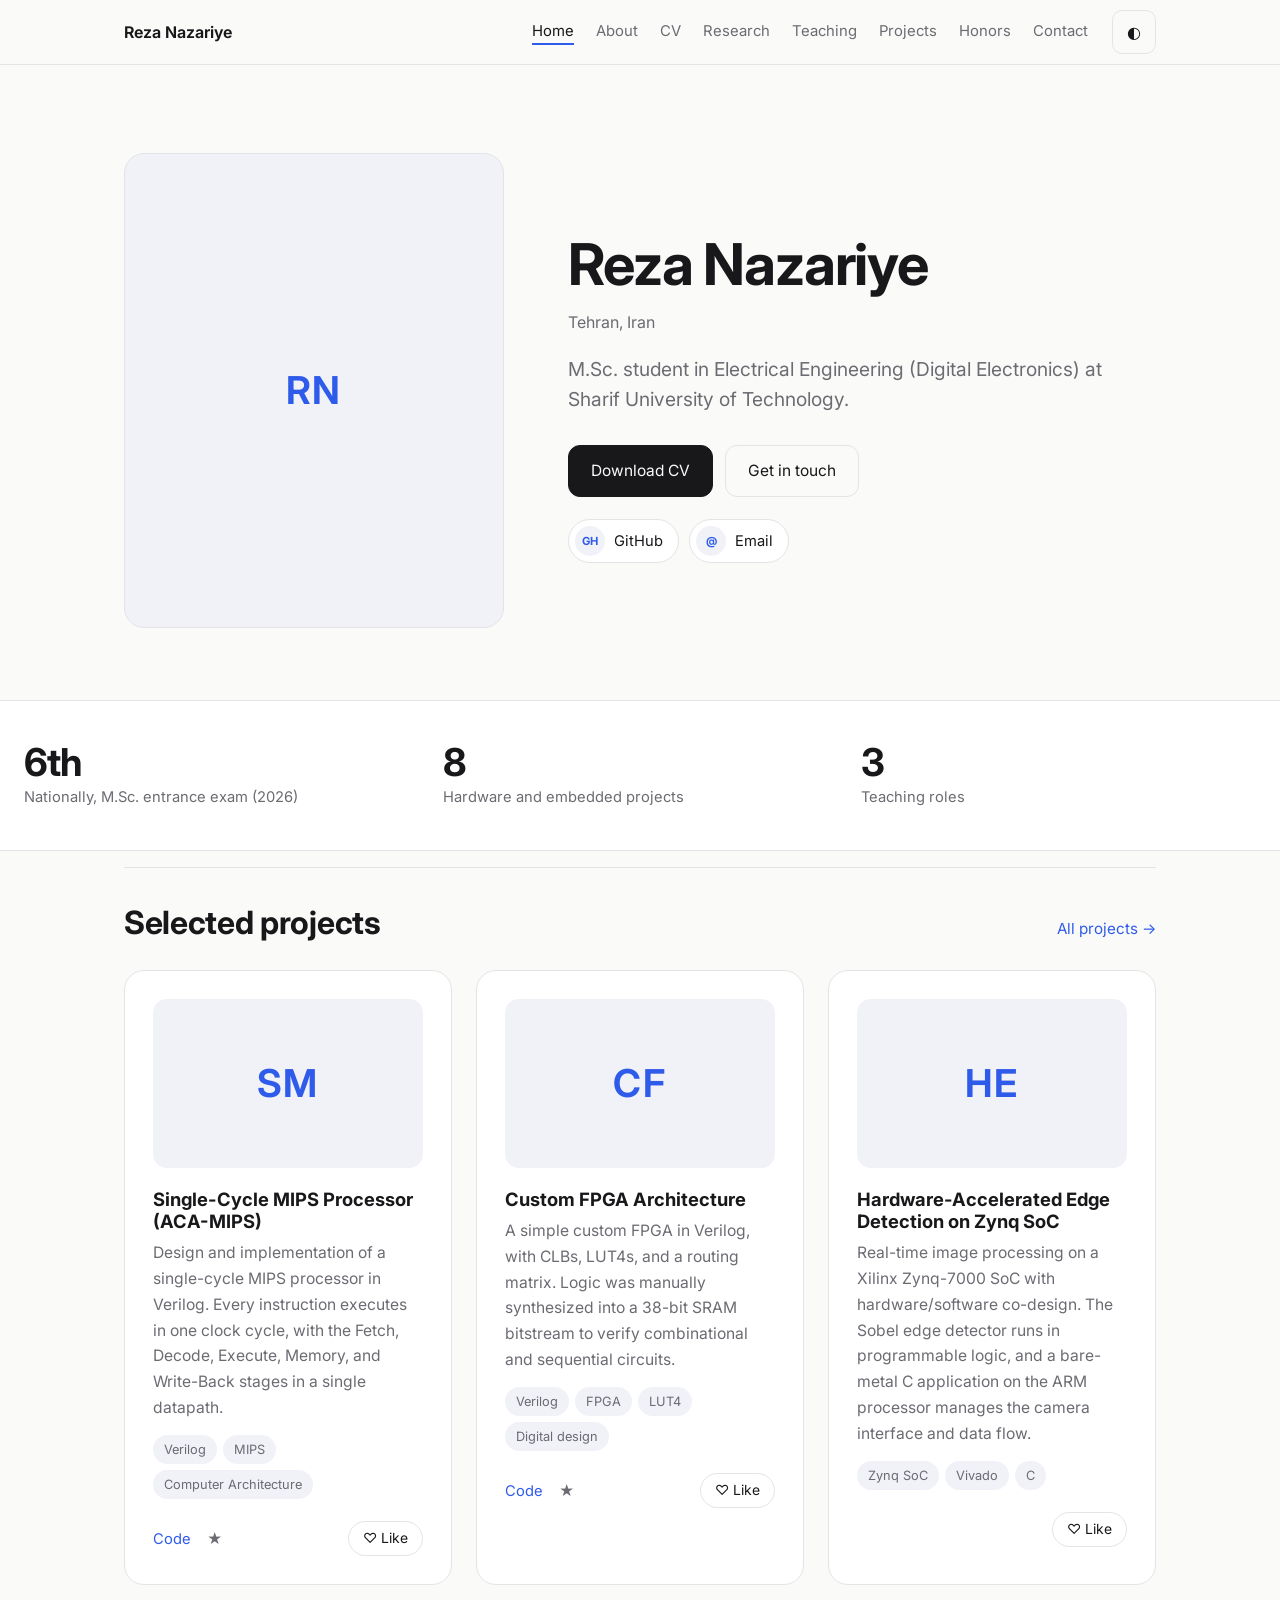
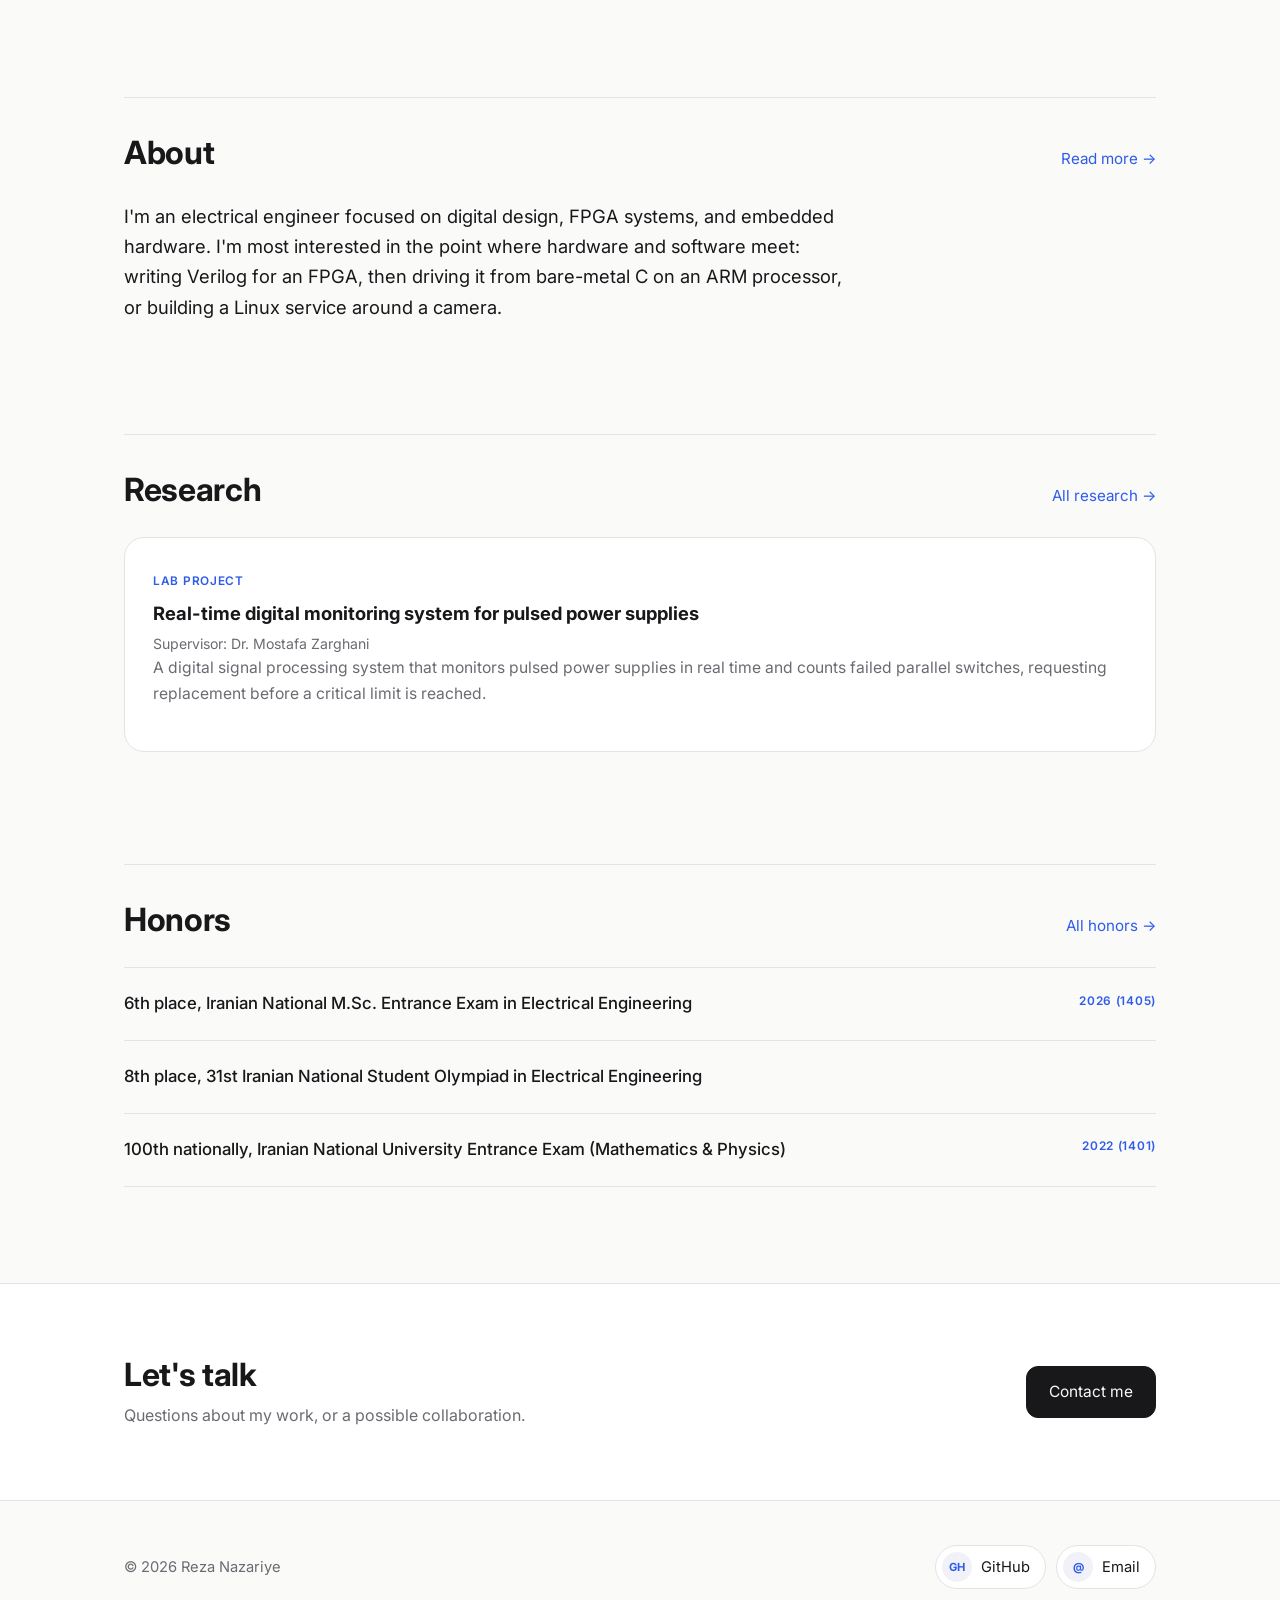
<file: index.html>
<!doctype html>
<html lang="en">
<head>
  <meta charset="utf-8">
  <meta name="viewport" content="width=device-width, initial-scale=1">
  <title>Reza Nazariye | Hardware Engineer</title>
  <meta name="robots" content="index,follow">
  <link rel="icon" href="data:image/svg+xml,%3Csvg xmlns='http://www.w3.org/2000/svg' viewBox='0 0 100 100'%3E%3Crect width='100' height='100' rx='22' fill='%232f5bea'/%3E%3Ctext x='50' y='70' font-size='62' text-anchor='middle' fill='white' font-family='Arial'%3ER%3C/text%3E%3C/svg%3E">
  <link rel="preconnect" href="https://fonts.googleapis.com">
  <link rel="preconnect" href="https://fonts.gstatic.com" crossorigin>
  <link href="https://fonts.googleapis.com/css2?family=Inter:wght@400;500;600;700&display=swap" rel="stylesheet">
  <link rel="stylesheet" href="styles.css">
</head>
<body>
  <a class="skip" href="#top">Skip to content</a>

  <header class="nav">
    <div class="wrap nav-inner">
      <a class="brand" href="index.html" id="brand">Home</a>
      <nav class="links" id="links" aria-label="Main"></nav>
      <div class="nav-actions">
        <button class="icon-btn" id="theme" type="button" aria-label="Toggle dark mode">◐</button>
        <button class="icon-btn burger" id="burger" type="button" aria-label="Open menu" aria-expanded="false" aria-controls="links">☰</button>
      </div>
    </div>
  </header>

  <main id="top">
    <div class="wrap loading">Loading…</div>
  </main>

  <footer>
    <div class="wrap" id="footer"></div>
  </footer>

  <noscript><p class="wrap">This site needs JavaScript to display its content.</p></noscript>
  <script src="common.js"></script>
  <script src="pages.js"></script>
  <script>Site.start("home");</script>
</body>
</html>
</file>
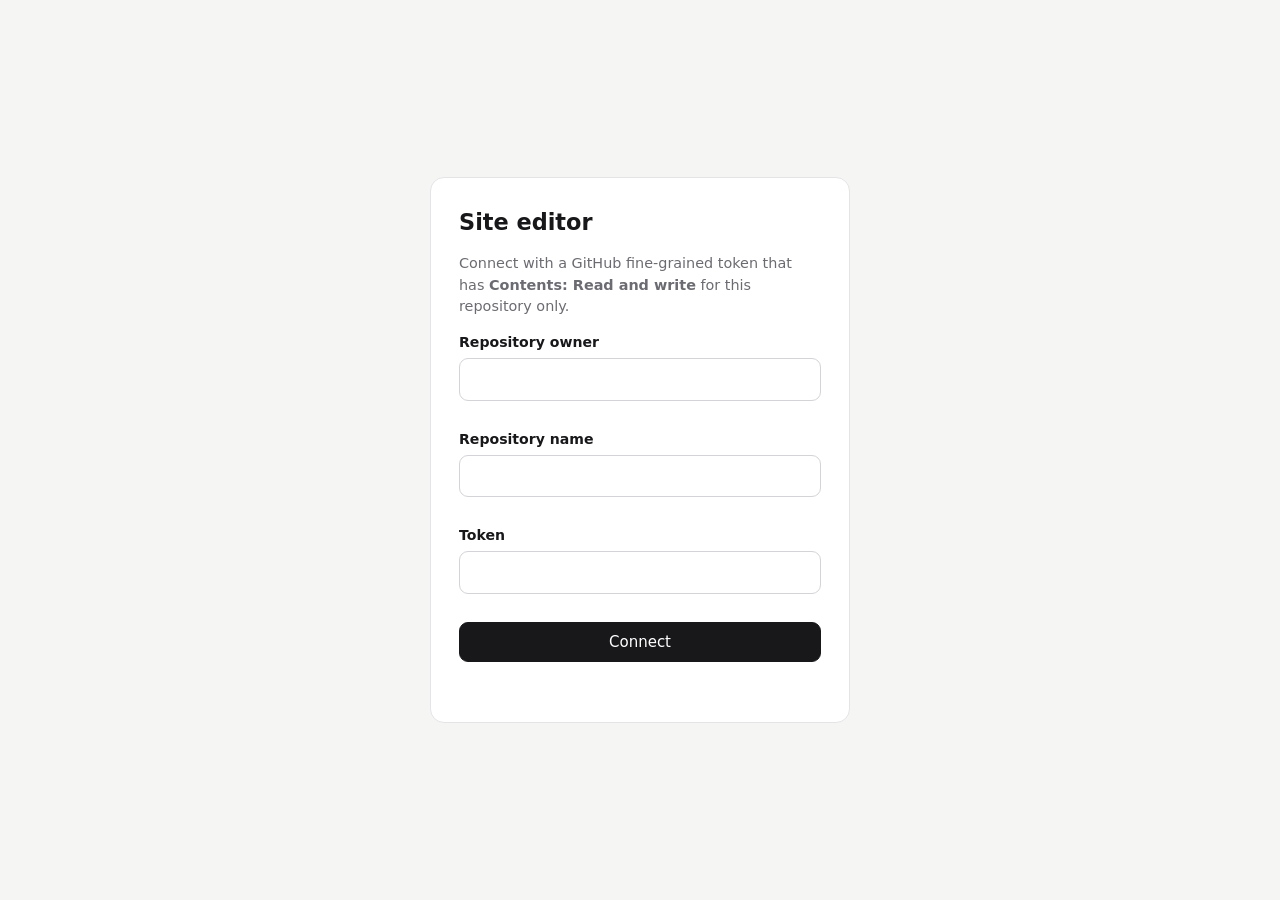
<file: admin/index.html>
<!doctype html>
<html lang="en">
<head>
  <meta charset="utf-8">
  <meta name="viewport" content="width=device-width, initial-scale=1">
  <meta name="robots" content="noindex,nofollow">
  <title>Site editor</title>
  <link rel="stylesheet" href="admin.css">
</head>
<body>

  <!-- Login -->
  <div id="login" class="login hidden">
    <form id="login-form" class="card login-card">
      <h1>Site editor</h1>
      <p class="muted">Connect with a GitHub fine-grained token that has <strong>Contents: Read and write</strong> for this repository only.</p>
      <label class="field"><span>Repository owner</span><input id="owner" required autocomplete="off"></label>
      <label class="field"><span>Repository name</span><input id="repo" required autocomplete="off"></label>
      <label class="field"><span>Token</span><input id="token" type="password" required autocomplete="off"></label>
      <button class="btn primary" type="submit" id="connect">Connect</button>
      <p id="login-error" class="error"></p>
    </form>
  </div>

  <!-- Editor -->
  <div id="app" class="hidden">
    <header class="topbar">
      <strong>Site editor</strong>
      <span id="status" class="muted"></span>
      <span class="spacer"></span>
      <a id="view-site" target="_blank" rel="noopener">View site ↗</a>
      <a id="view-stats" target="_blank" rel="noopener" class="hidden">Analytics ↗</a>
      <button id="save" class="btn primary" type="button" disabled>Save &amp; publish</button>
      <button id="logout" class="btn" type="button">Log out</button>
    </header>
    <div class="layout">
      <nav id="tabs" class="tabs" aria-label="Sections"></nav>
      <main id="panel" class="panel"></main>
    </div>
  </div>

  <div id="toast" class="toast hidden" role="status"></div>
  <script src="admin.js"></script>
</body>
</html>
</file>
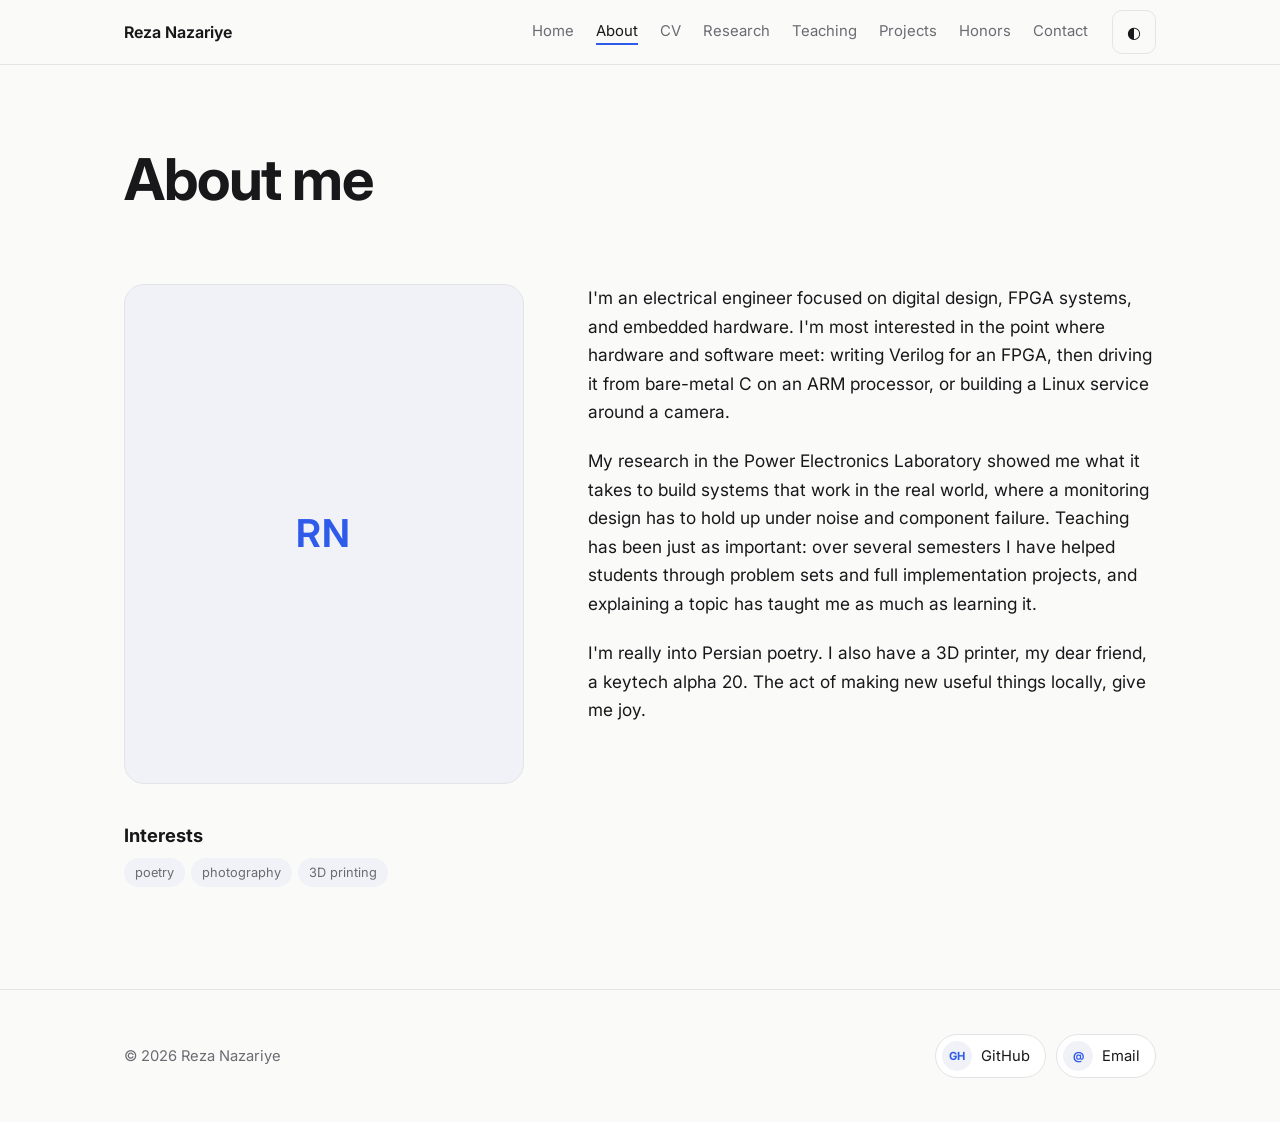
<file: about.html>
<!doctype html>
<html lang="en">
<head>
  <meta charset="utf-8">
  <meta name="viewport" content="width=device-width, initial-scale=1">
  <title>About | Reza Nazariye</title>
  <meta name="robots" content="index,follow">
  <link rel="icon" href="data:image/svg+xml,%3Csvg xmlns='http://www.w3.org/2000/svg' viewBox='0 0 100 100'%3E%3Crect width='100' height='100' rx='22' fill='%232f5bea'/%3E%3Ctext x='50' y='70' font-size='62' text-anchor='middle' fill='white' font-family='Arial'%3ER%3C/text%3E%3C/svg%3E">
  <link rel="preconnect" href="https://fonts.googleapis.com">
  <link rel="preconnect" href="https://fonts.gstatic.com" crossorigin>
  <link href="https://fonts.googleapis.com/css2?family=Inter:wght@400;500;600;700&display=swap" rel="stylesheet">
  <link rel="stylesheet" href="styles.css">
</head>
<body>
  <a class="skip" href="#top">Skip to content</a>

  <header class="nav">
    <div class="wrap nav-inner">
      <a class="brand" href="index.html" id="brand">Home</a>
      <nav class="links" id="links" aria-label="Main"></nav>
      <div class="nav-actions">
        <button class="icon-btn" id="theme" type="button" aria-label="Toggle dark mode">◐</button>
        <button class="icon-btn burger" id="burger" type="button" aria-label="Open menu" aria-expanded="false" aria-controls="links">☰</button>
      </div>
    </div>
  </header>

  <main id="top">
    <div class="wrap loading">Loading…</div>
  </main>

  <footer>
    <div class="wrap" id="footer"></div>
  </footer>

  <noscript><p class="wrap">This site needs JavaScript to display its content.</p></noscript>
  <script src="common.js"></script>
  <script src="pages.js"></script>
  <script>Site.start("about");</script>
</body>
</html>
</file>
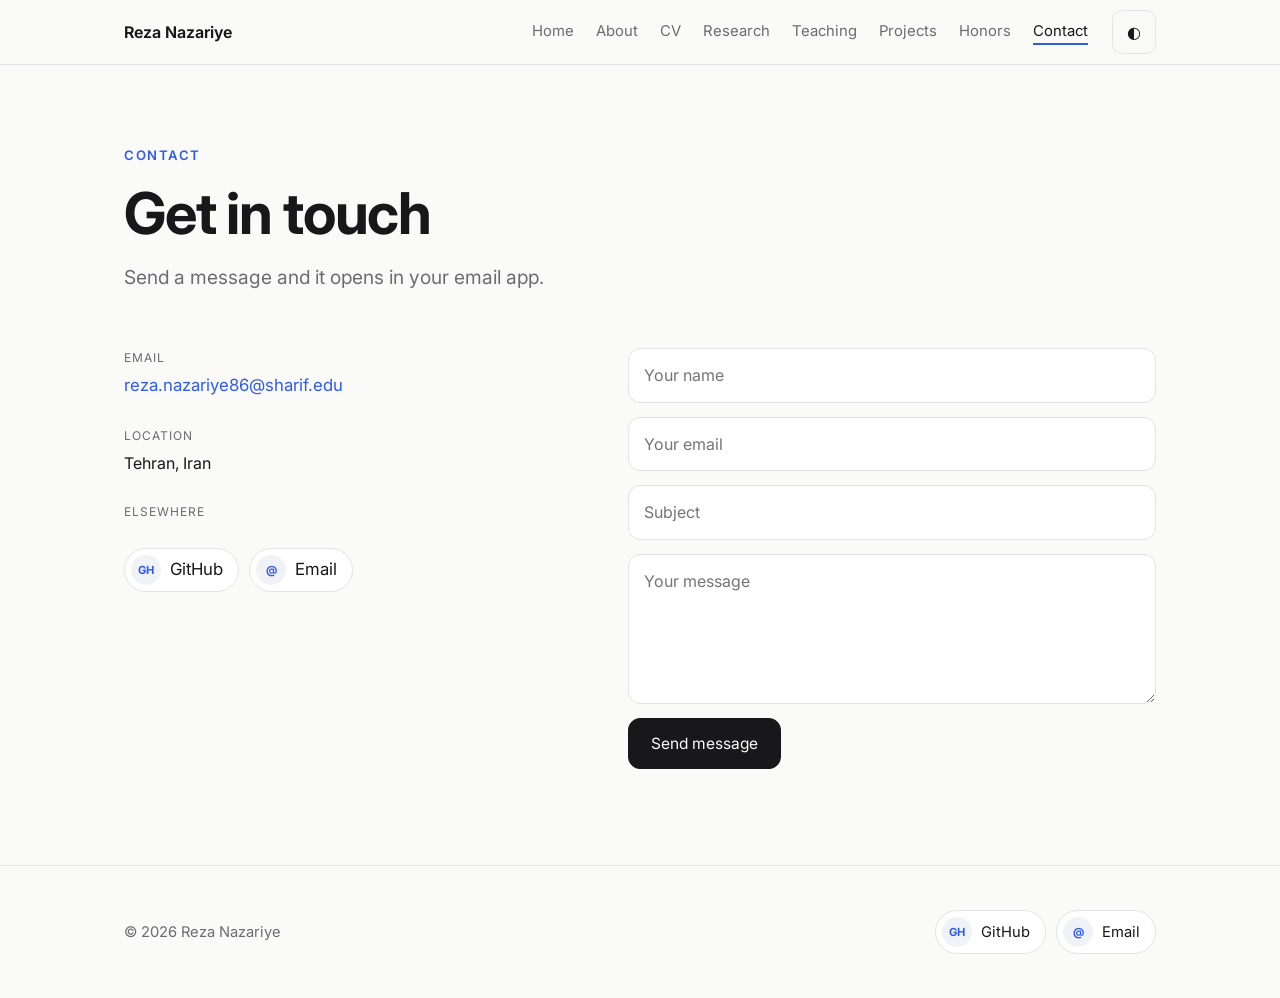
<file: contact.html>
<!doctype html>
<html lang="en">
<head>
  <meta charset="utf-8">
  <meta name="viewport" content="width=device-width, initial-scale=1">
  <title>Contact | Reza Nazariye</title>
  <meta name="robots" content="index,follow">
  <link rel="icon" href="data:image/svg+xml,%3Csvg xmlns='http://www.w3.org/2000/svg' viewBox='0 0 100 100'%3E%3Crect width='100' height='100' rx='22' fill='%232f5bea'/%3E%3Ctext x='50' y='70' font-size='62' text-anchor='middle' fill='white' font-family='Arial'%3ER%3C/text%3E%3C/svg%3E">
  <link rel="preconnect" href="https://fonts.googleapis.com">
  <link rel="preconnect" href="https://fonts.gstatic.com" crossorigin>
  <link href="https://fonts.googleapis.com/css2?family=Inter:wght@400;500;600;700&display=swap" rel="stylesheet">
  <link rel="stylesheet" href="styles.css">
</head>
<body>
  <a class="skip" href="#top">Skip to content</a>

  <header class="nav">
    <div class="wrap nav-inner">
      <a class="brand" href="index.html" id="brand">Home</a>
      <nav class="links" id="links" aria-label="Main"></nav>
      <div class="nav-actions">
        <button class="icon-btn" id="theme" type="button" aria-label="Toggle dark mode">◐</button>
        <button class="icon-btn burger" id="burger" type="button" aria-label="Open menu" aria-expanded="false" aria-controls="links">☰</button>
      </div>
    </div>
  </header>

  <main id="top">
    <div class="wrap loading">Loading…</div>
  </main>

  <footer>
    <div class="wrap" id="footer"></div>
  </footer>

  <noscript><p class="wrap">This site needs JavaScript to display its content.</p></noscript>
  <script src="common.js"></script>
  <script src="pages.js"></script>
  <script>Site.start("contact");</script>
</body>
</html>
</file>
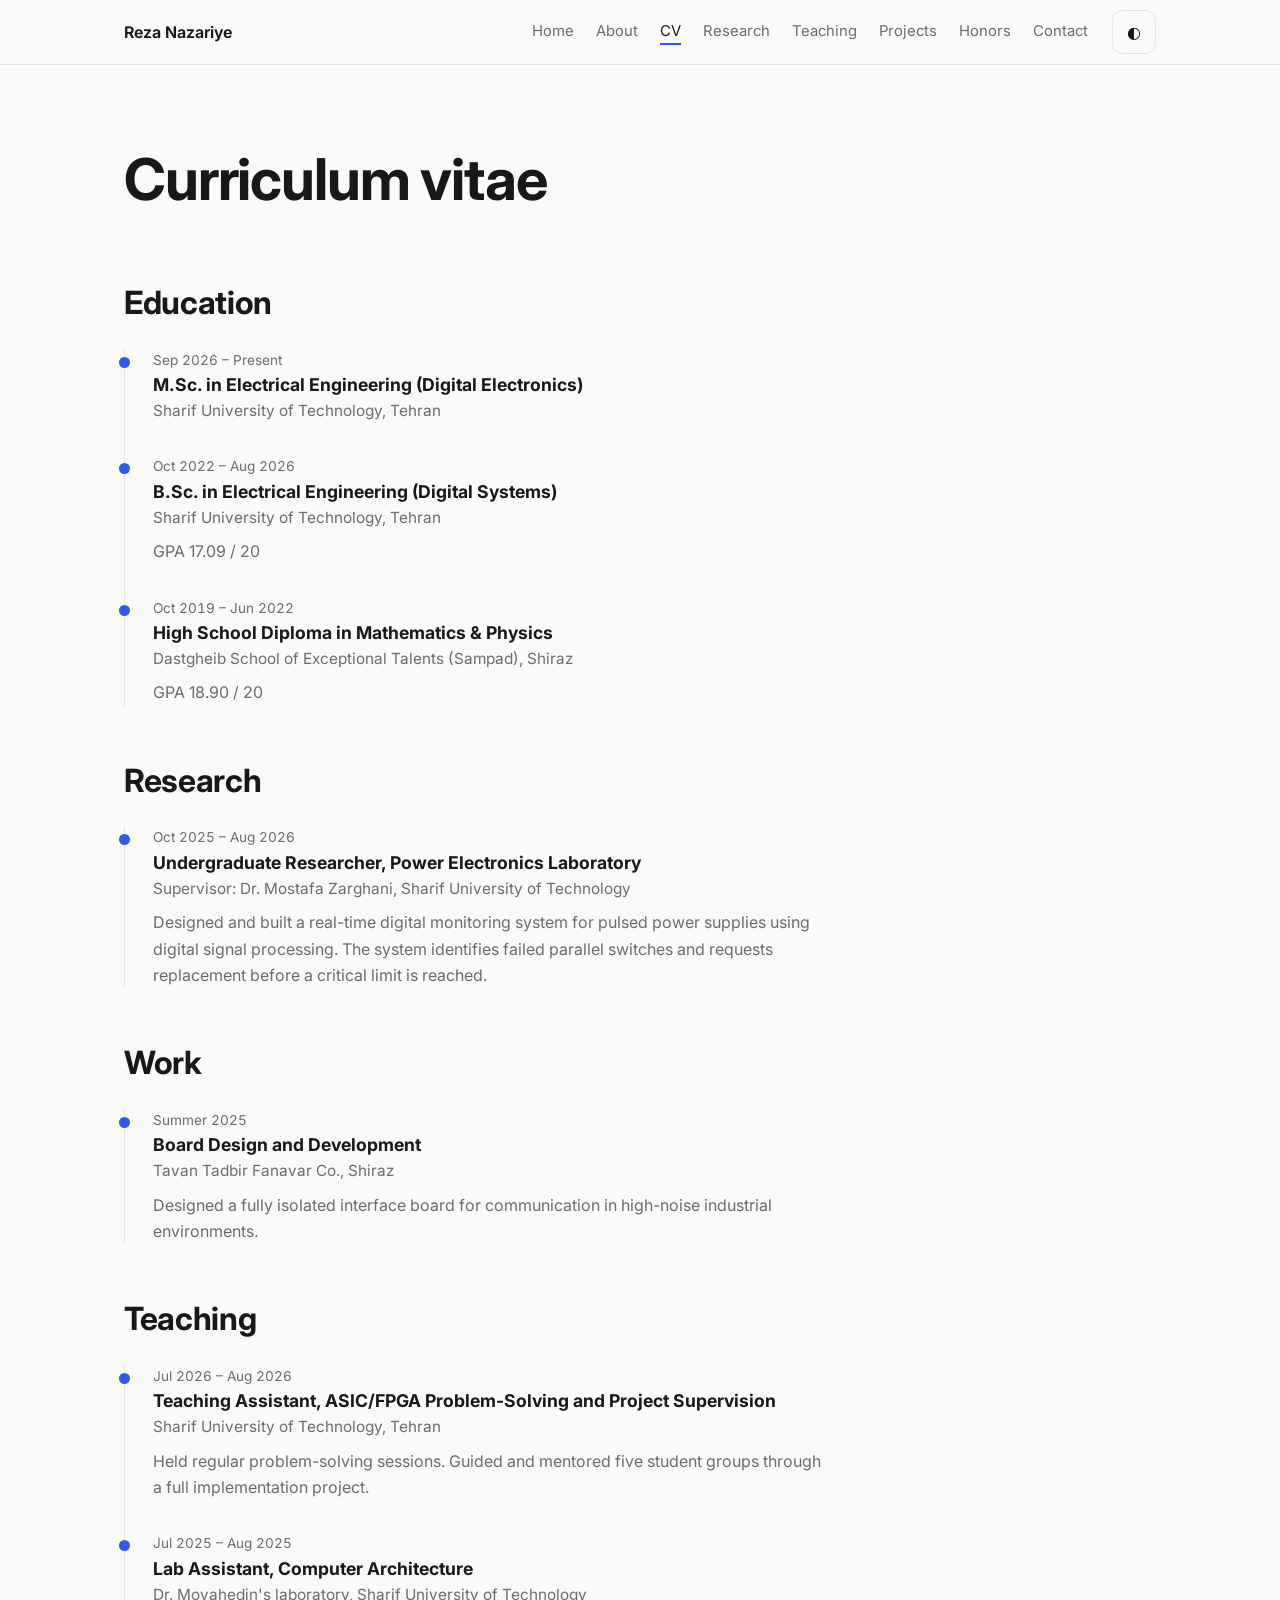
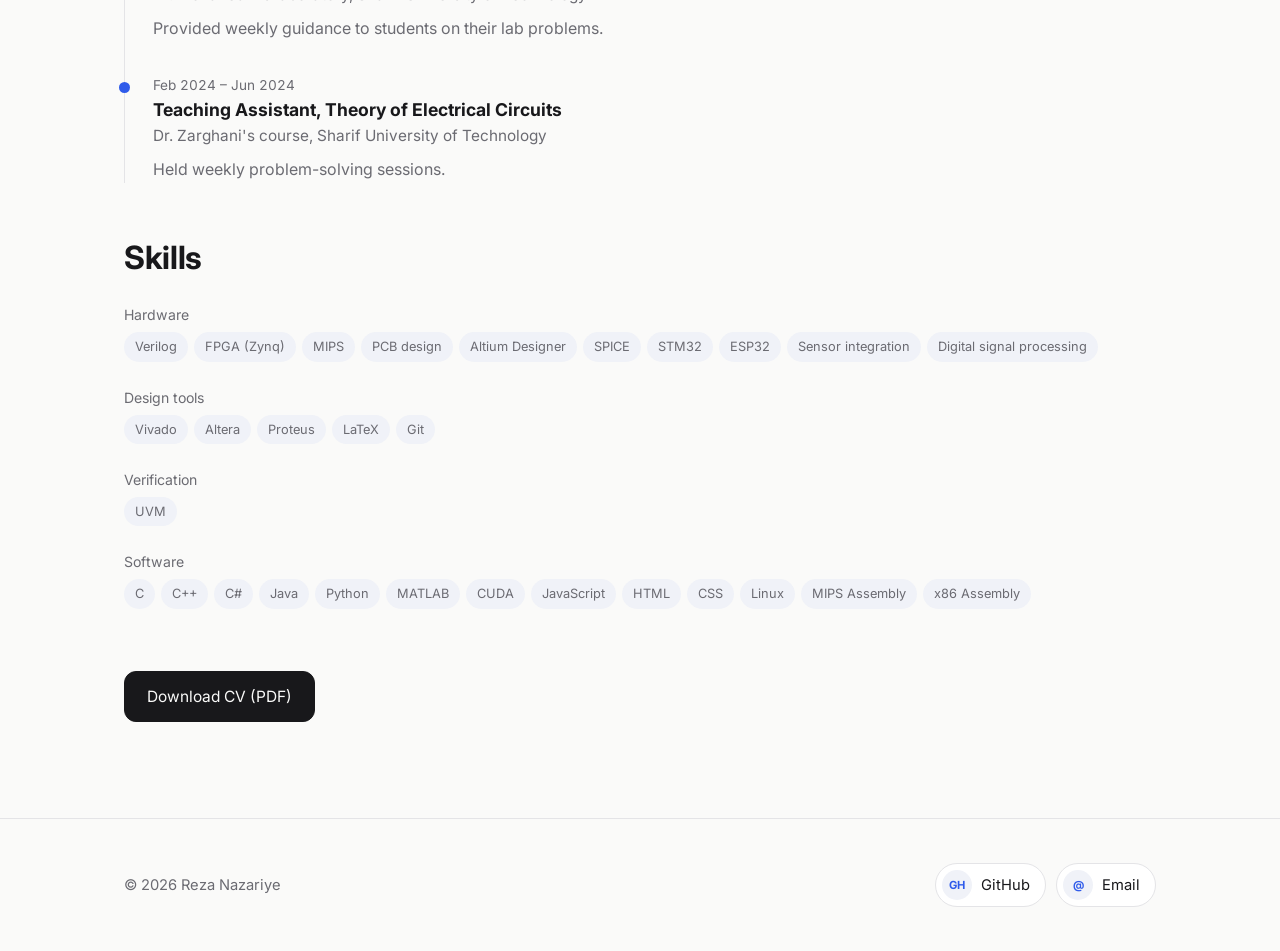
<file: cv.html>
<!doctype html>
<html lang="en">
<head>
  <meta charset="utf-8">
  <meta name="viewport" content="width=device-width, initial-scale=1">
  <title>CV | Reza Nazariye</title>
  <meta name="robots" content="index,follow">
  <link rel="icon" href="data:image/svg+xml,%3Csvg xmlns='http://www.w3.org/2000/svg' viewBox='0 0 100 100'%3E%3Crect width='100' height='100' rx='22' fill='%232f5bea'/%3E%3Ctext x='50' y='70' font-size='62' text-anchor='middle' fill='white' font-family='Arial'%3ER%3C/text%3E%3C/svg%3E">
  <link rel="preconnect" href="https://fonts.googleapis.com">
  <link rel="preconnect" href="https://fonts.gstatic.com" crossorigin>
  <link href="https://fonts.googleapis.com/css2?family=Inter:wght@400;500;600;700&display=swap" rel="stylesheet">
  <link rel="stylesheet" href="styles.css">
</head>
<body>
  <a class="skip" href="#top">Skip to content</a>

  <header class="nav">
    <div class="wrap nav-inner">
      <a class="brand" href="index.html" id="brand">Home</a>
      <nav class="links" id="links" aria-label="Main"></nav>
      <div class="nav-actions">
        <button class="icon-btn" id="theme" type="button" aria-label="Toggle dark mode">◐</button>
        <button class="icon-btn burger" id="burger" type="button" aria-label="Open menu" aria-expanded="false" aria-controls="links">☰</button>
      </div>
    </div>
  </header>

  <main id="top">
    <div class="wrap loading">Loading…</div>
  </main>

  <footer>
    <div class="wrap" id="footer"></div>
  </footer>

  <noscript><p class="wrap">This site needs JavaScript to display its content.</p></noscript>
  <script src="common.js"></script>
  <script src="pages.js"></script>
  <script>Site.start("cv");</script>
</body>
</html>
</file>
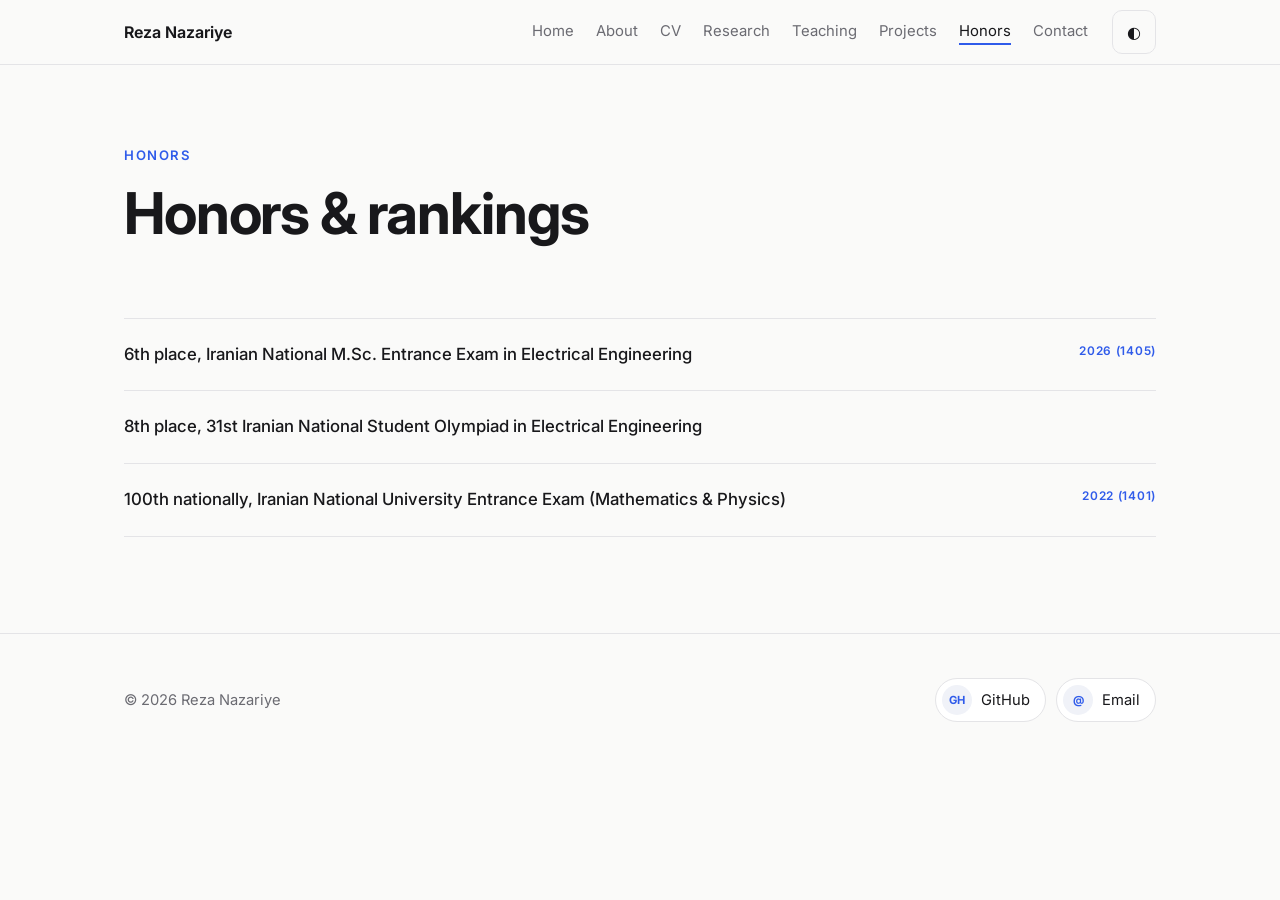
<file: honors.html>
<!doctype html>
<html lang="en">
<head>
  <meta charset="utf-8">
  <meta name="viewport" content="width=device-width, initial-scale=1">
  <title>Honors | Reza Nazariye</title>
  <meta name="robots" content="index,follow">
  <link rel="icon" href="data:image/svg+xml,%3Csvg xmlns='http://www.w3.org/2000/svg' viewBox='0 0 100 100'%3E%3Crect width='100' height='100' rx='22' fill='%232f5bea'/%3E%3Ctext x='50' y='70' font-size='62' text-anchor='middle' fill='white' font-family='Arial'%3ER%3C/text%3E%3C/svg%3E">
  <link rel="preconnect" href="https://fonts.googleapis.com">
  <link rel="preconnect" href="https://fonts.gstatic.com" crossorigin>
  <link href="https://fonts.googleapis.com/css2?family=Inter:wght@400;500;600;700&display=swap" rel="stylesheet">
  <link rel="stylesheet" href="styles.css">
</head>
<body>
  <a class="skip" href="#top">Skip to content</a>

  <header class="nav">
    <div class="wrap nav-inner">
      <a class="brand" href="index.html" id="brand">Home</a>
      <nav class="links" id="links" aria-label="Main"></nav>
      <div class="nav-actions">
        <button class="icon-btn" id="theme" type="button" aria-label="Toggle dark mode">◐</button>
        <button class="icon-btn burger" id="burger" type="button" aria-label="Open menu" aria-expanded="false" aria-controls="links">☰</button>
      </div>
    </div>
  </header>

  <main id="top">
    <div class="wrap loading">Loading…</div>
  </main>

  <footer>
    <div class="wrap" id="footer"></div>
  </footer>

  <noscript><p class="wrap">This site needs JavaScript to display its content.</p></noscript>
  <script src="common.js"></script>
  <script src="pages.js"></script>
  <script>Site.start("honors");</script>
</body>
</html>
</file>
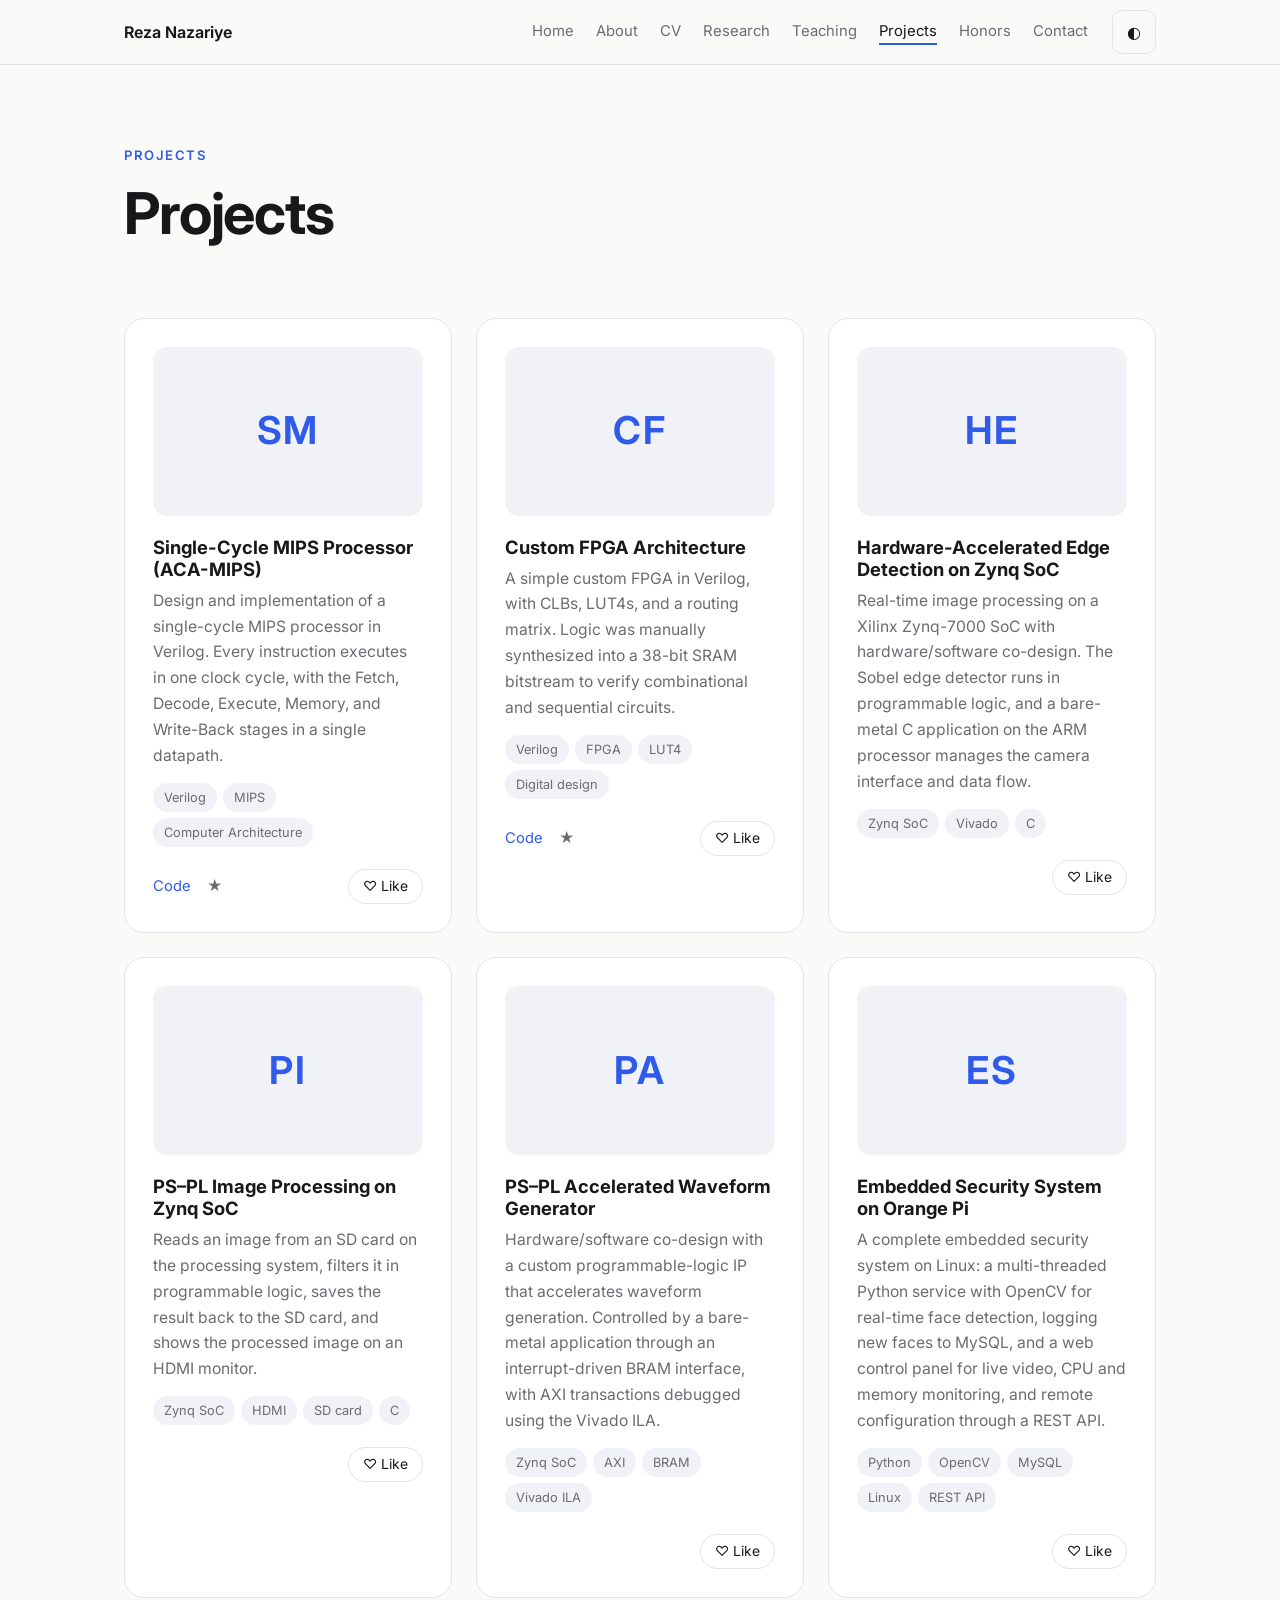
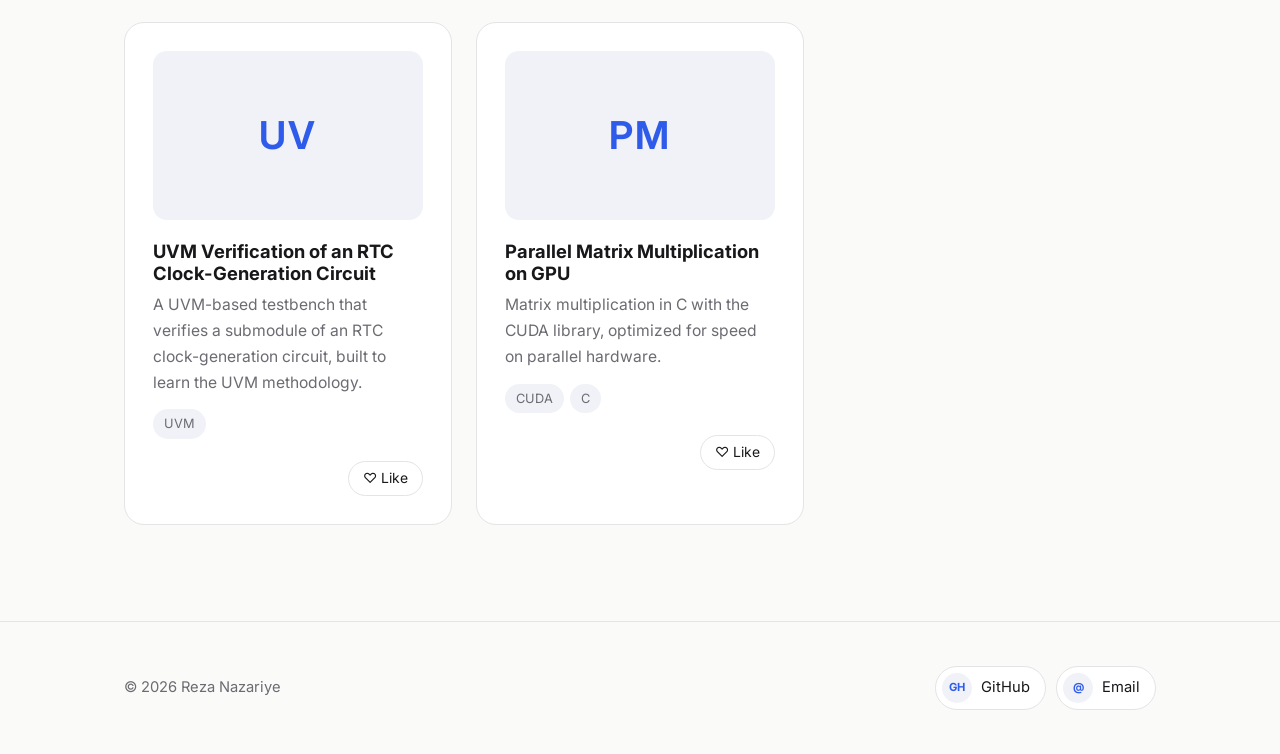
<file: projects.html>
<!doctype html>
<html lang="en">
<head>
  <meta charset="utf-8">
  <meta name="viewport" content="width=device-width, initial-scale=1">
  <title>Projects | Reza Nazariye</title>
  <meta name="robots" content="index,follow">
  <link rel="icon" href="data:image/svg+xml,%3Csvg xmlns='http://www.w3.org/2000/svg' viewBox='0 0 100 100'%3E%3Crect width='100' height='100' rx='22' fill='%232f5bea'/%3E%3Ctext x='50' y='70' font-size='62' text-anchor='middle' fill='white' font-family='Arial'%3ER%3C/text%3E%3C/svg%3E">
  <link rel="preconnect" href="https://fonts.googleapis.com">
  <link rel="preconnect" href="https://fonts.gstatic.com" crossorigin>
  <link href="https://fonts.googleapis.com/css2?family=Inter:wght@400;500;600;700&display=swap" rel="stylesheet">
  <link rel="stylesheet" href="styles.css">
</head>
<body>
  <a class="skip" href="#top">Skip to content</a>

  <header class="nav">
    <div class="wrap nav-inner">
      <a class="brand" href="index.html" id="brand">Home</a>
      <nav class="links" id="links" aria-label="Main"></nav>
      <div class="nav-actions">
        <button class="icon-btn" id="theme" type="button" aria-label="Toggle dark mode">◐</button>
        <button class="icon-btn burger" id="burger" type="button" aria-label="Open menu" aria-expanded="false" aria-controls="links">☰</button>
      </div>
    </div>
  </header>

  <main id="top">
    <div class="wrap loading">Loading…</div>
  </main>

  <footer>
    <div class="wrap" id="footer"></div>
  </footer>

  <noscript><p class="wrap">This site needs JavaScript to display its content.</p></noscript>
  <script src="common.js"></script>
  <script src="pages.js"></script>
  <script>Site.start("projects");</script>
</body>
</html>
</file>
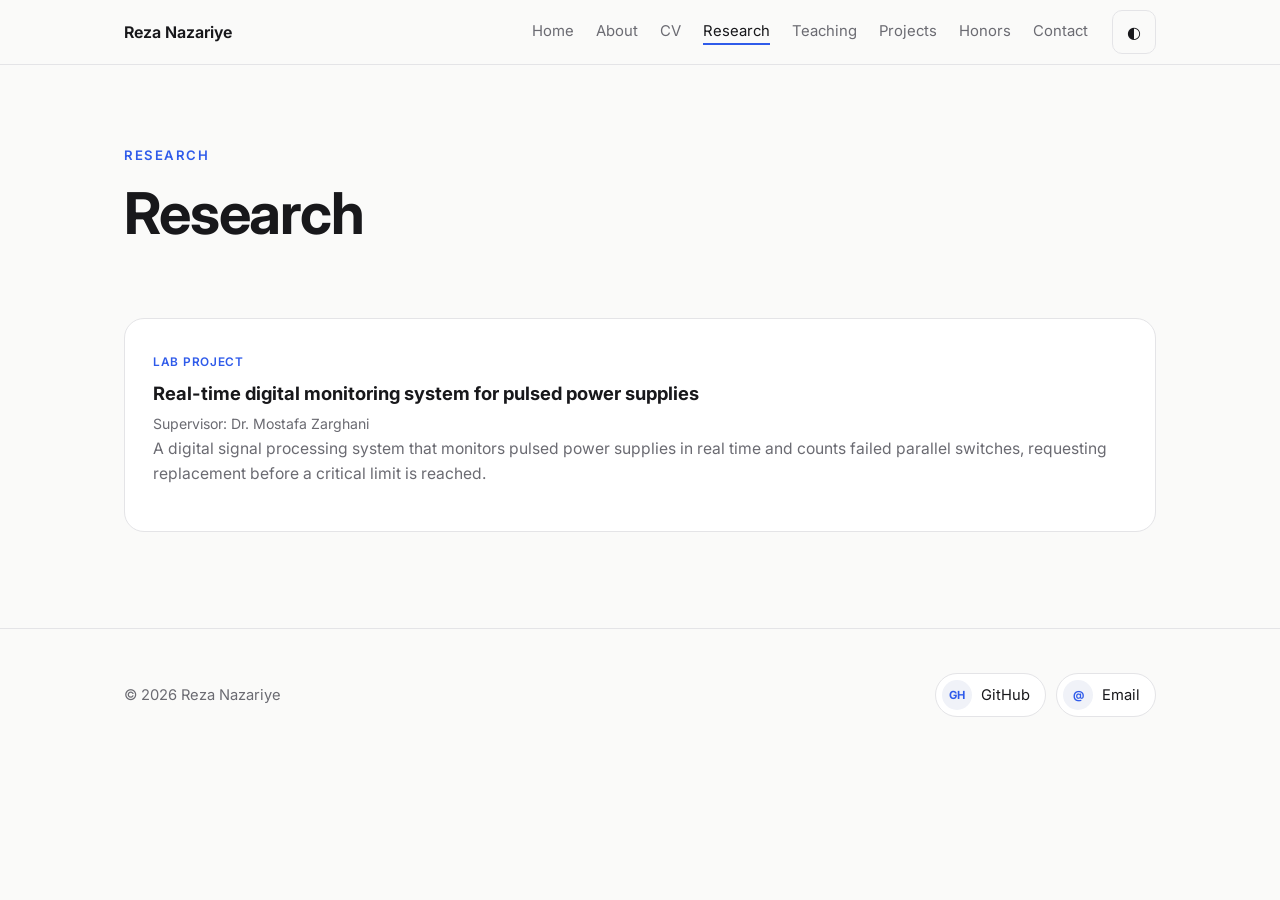
<file: research.html>
<!doctype html>
<html lang="en">
<head>
  <meta charset="utf-8">
  <meta name="viewport" content="width=device-width, initial-scale=1">
  <title>Research | Reza Nazariye</title>
  <meta name="robots" content="index,follow">
  <link rel="icon" href="data:image/svg+xml,%3Csvg xmlns='http://www.w3.org/2000/svg' viewBox='0 0 100 100'%3E%3Crect width='100' height='100' rx='22' fill='%232f5bea'/%3E%3Ctext x='50' y='70' font-size='62' text-anchor='middle' fill='white' font-family='Arial'%3ER%3C/text%3E%3C/svg%3E">
  <link rel="preconnect" href="https://fonts.googleapis.com">
  <link rel="preconnect" href="https://fonts.gstatic.com" crossorigin>
  <link href="https://fonts.googleapis.com/css2?family=Inter:wght@400;500;600;700&display=swap" rel="stylesheet">
  <link rel="stylesheet" href="styles.css">
</head>
<body>
  <a class="skip" href="#top">Skip to content</a>

  <header class="nav">
    <div class="wrap nav-inner">
      <a class="brand" href="index.html" id="brand">Home</a>
      <nav class="links" id="links" aria-label="Main"></nav>
      <div class="nav-actions">
        <button class="icon-btn" id="theme" type="button" aria-label="Toggle dark mode">◐</button>
        <button class="icon-btn burger" id="burger" type="button" aria-label="Open menu" aria-expanded="false" aria-controls="links">☰</button>
      </div>
    </div>
  </header>

  <main id="top">
    <div class="wrap loading">Loading…</div>
  </main>

  <footer>
    <div class="wrap" id="footer"></div>
  </footer>

  <noscript><p class="wrap">This site needs JavaScript to display its content.</p></noscript>
  <script src="common.js"></script>
  <script src="pages.js"></script>
  <script>Site.start("research");</script>
</body>
</html>
</file>
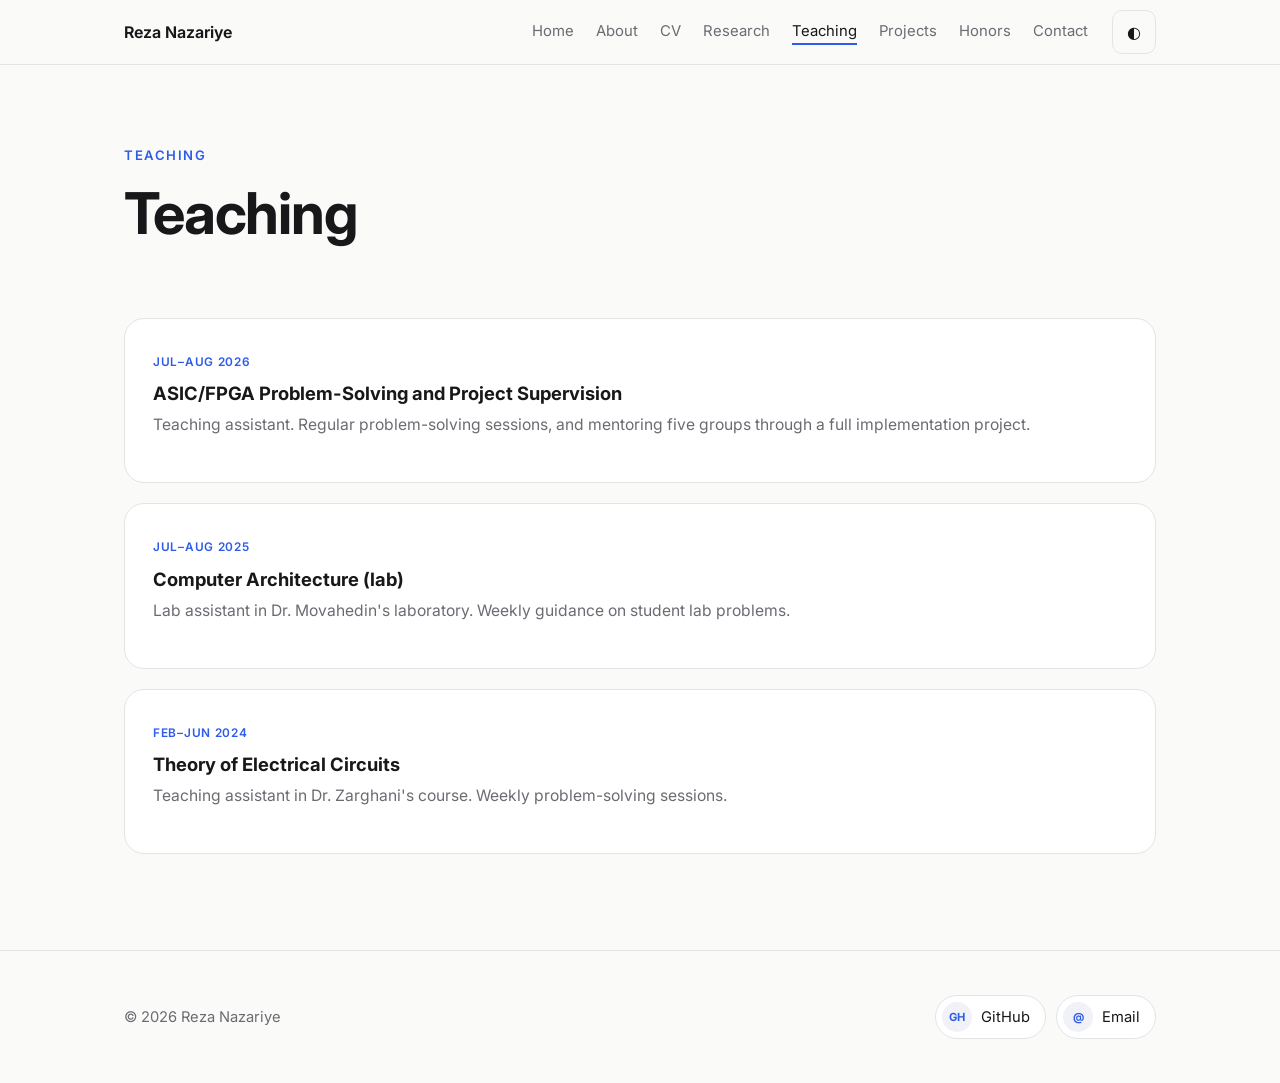
<file: teaching.html>
<!doctype html>
<html lang="en">
<head>
  <meta charset="utf-8">
  <meta name="viewport" content="width=device-width, initial-scale=1">
  <title>Teaching | Reza Nazariye</title>
  <meta name="robots" content="index,follow">
  <link rel="icon" href="data:image/svg+xml,%3Csvg xmlns='http://www.w3.org/2000/svg' viewBox='0 0 100 100'%3E%3Crect width='100' height='100' rx='22' fill='%232f5bea'/%3E%3Ctext x='50' y='70' font-size='62' text-anchor='middle' fill='white' font-family='Arial'%3ER%3C/text%3E%3C/svg%3E">
  <link rel="preconnect" href="https://fonts.googleapis.com">
  <link rel="preconnect" href="https://fonts.gstatic.com" crossorigin>
  <link href="https://fonts.googleapis.com/css2?family=Inter:wght@400;500;600;700&display=swap" rel="stylesheet">
  <link rel="stylesheet" href="styles.css">
</head>
<body>
  <a class="skip" href="#top">Skip to content</a>

  <header class="nav">
    <div class="wrap nav-inner">
      <a class="brand" href="index.html" id="brand">Home</a>
      <nav class="links" id="links" aria-label="Main"></nav>
      <div class="nav-actions">
        <button class="icon-btn" id="theme" type="button" aria-label="Toggle dark mode">◐</button>
        <button class="icon-btn burger" id="burger" type="button" aria-label="Open menu" aria-expanded="false" aria-controls="links">☰</button>
      </div>
    </div>
  </header>

  <main id="top">
    <div class="wrap loading">Loading…</div>
  </main>

  <footer>
    <div class="wrap" id="footer"></div>
  </footer>

  <noscript><p class="wrap">This site needs JavaScript to display its content.</p></noscript>
  <script src="common.js"></script>
  <script src="pages.js"></script>
  <script>Site.start("teaching");</script>
</body>
</html>
</file>
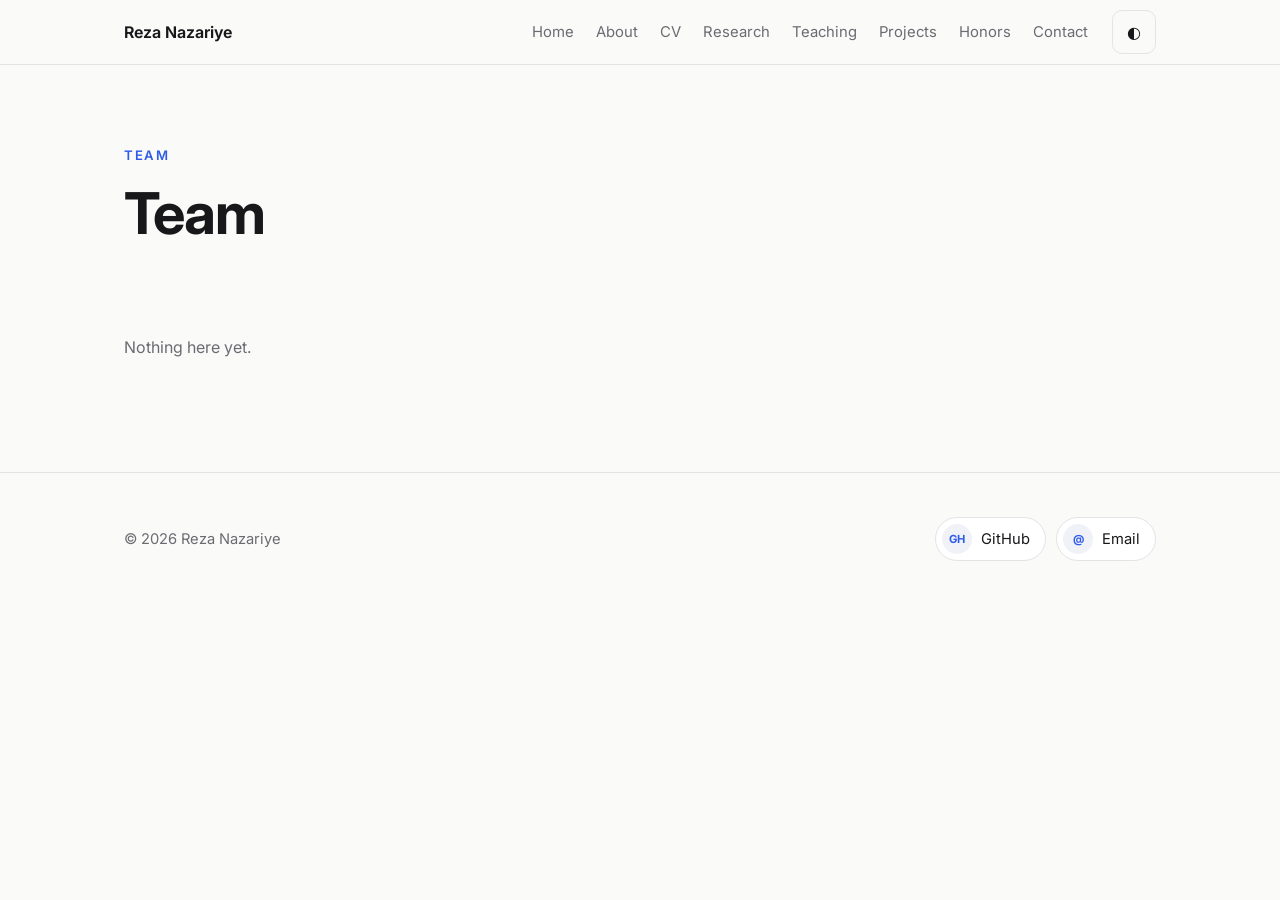
<file: team.html>
<!doctype html>
<html lang="en">
<head>
  <meta charset="utf-8">
  <meta name="viewport" content="width=device-width, initial-scale=1">
  <title>Team | Reza Nazariye</title>
  <meta name="robots" content="index,follow">
  <link rel="icon" href="data:image/svg+xml,%3Csvg xmlns='http://www.w3.org/2000/svg' viewBox='0 0 100 100'%3E%3Crect width='100' height='100' rx='22' fill='%232f5bea'/%3E%3Ctext x='50' y='70' font-size='62' text-anchor='middle' fill='white' font-family='Arial'%3ER%3C/text%3E%3C/svg%3E">
  <link rel="preconnect" href="https://fonts.googleapis.com">
  <link rel="preconnect" href="https://fonts.gstatic.com" crossorigin>
  <link href="https://fonts.googleapis.com/css2?family=Inter:wght@400;500;600;700&display=swap" rel="stylesheet">
  <link rel="stylesheet" href="styles.css">
</head>
<body>
  <a class="skip" href="#top">Skip to content</a>

  <header class="nav">
    <div class="wrap nav-inner">
      <a class="brand" href="index.html" id="brand">Home</a>
      <nav class="links" id="links" aria-label="Main"></nav>
      <div class="nav-actions">
        <button class="icon-btn" id="theme" type="button" aria-label="Toggle dark mode">◐</button>
        <button class="icon-btn burger" id="burger" type="button" aria-label="Open menu" aria-expanded="false" aria-controls="links">☰</button>
      </div>
    </div>
  </header>

  <main id="top">
    <div class="wrap loading">Loading…</div>
  </main>

  <footer>
    <div class="wrap" id="footer"></div>
  </footer>

  <noscript><p class="wrap">This site needs JavaScript to display its content.</p></noscript>
  <script src="common.js"></script>
  <script src="pages.js"></script>
  <script>Site.start("team");</script>
</body>
</html>
</file>
<file: styles.css>
/* ---------- Theme tokens ---------- */
:root {
  --bg: #fafaf9;
  --fg: #18181b;
  --muted: #6b6b72;
  --border: #e4e4e7;
  --card: #ffffff;
  --accent: #2f5bea;
  --tag: #f0f2f8;
  --nav: rgba(250, 250, 249, 0.9);
  --radius: 20px;
}

@media (prefers-color-scheme: dark) {
  :root:not([data-theme="light"]) {
    --bg: #0f1012; --fg: #ededf0; --muted: #9a9aa3; --border: #26272c;
    --card: #16171a; --accent: #7b9cff; --tag: #1d1f26; --nav: rgba(15, 16, 18, 0.9);
  }
}

:root[data-theme="dark"] {
  --bg: #0f1012; --fg: #ededf0; --muted: #9a9aa3; --border: #26272c;
  --card: #16171a; --accent: #7b9cff; --tag: #1d1f26; --nav: rgba(15, 16, 18, 0.9);
}

/* ---------- Base ---------- */
* { box-sizing: border-box; }
html { scroll-behavior: smooth; }

body {
  margin: 0;
  font-family: Inter, system-ui, -apple-system, "Segoe UI", Roboto, sans-serif;
  background: var(--bg);
  color: var(--fg);
  font-size: 16px;
  line-height: 1.65;
  -webkit-font-smoothing: antialiased;
}

a { color: var(--accent); text-decoration: none; }
a:hover { text-decoration: underline; }
:focus-visible { outline: 2px solid var(--accent); outline-offset: 2px; border-radius: 4px; }

.wrap { max-width: 1080px; margin: 0 auto; padding: 0 24px; }
.hidden { display: none !important; }
.error { color: #d1453b; }
.loading { padding: 140px 24px; color: var(--muted); text-align: center; }

.skip {
  position: absolute; left: -999px; top: 8px; background: var(--card);
  padding: 8px 12px; border-radius: 8px; z-index: 100;
}
.skip:focus { left: 8px; }

h1, h2, h3 { margin: 0; line-height: 1.2; }
h1 { font-size: clamp(2.4rem, 5vw, 3.6rem); letter-spacing: -0.02em; margin-bottom: 14px; }
h2 { font-size: clamp(1.5rem, 3vw, 2rem); letter-spacing: -0.01em; }
h3 { font-size: 1.15rem; margin: 4px 0 8px; }

.muted { color: var(--muted); }
.small { font-size: 0.88rem; }

.lead {
  font-size: 1.2rem; color: var(--muted); line-height: 1.6; max-width: 640px; margin: 0;
}

.eyebrow {
  font-size: 0.82rem; text-transform: uppercase; letter-spacing: 0.12em;
  color: var(--accent); font-weight: 600; margin-bottom: 12px;
}

.tag {
  display: inline-block; font-size: 0.8rem; padding: 4px 11px; margin: 0 6px 6px 0;
  border-radius: 999px; background: var(--tag); color: var(--muted);
}

.badge {
  display: inline-block; font-size: 0.74rem; text-transform: uppercase; letter-spacing: 0.06em;
  color: var(--accent); font-weight: 600; margin-bottom: 6px;
}

/* ---------- Navigation ---------- */
.nav {
  position: sticky; top: 0; z-index: 50;
  background: var(--nav);
  backdrop-filter: saturate(1.4) blur(12px);
  -webkit-backdrop-filter: saturate(1.4) blur(12px);
  border-bottom: 1px solid var(--border);
}
.nav-inner { display: flex; align-items: center; gap: 24px; height: 64px; }
.brand { font-weight: 650; color: var(--fg); white-space: nowrap; }
.brand:hover { text-decoration: none; }

.links { display: flex; gap: 22px; margin-left: auto; flex-wrap: wrap; }
.links a { color: var(--muted); font-size: 0.93rem; }
.links a:hover, .links a.active { color: var(--fg); text-decoration: none; }
.links a.active { box-shadow: inset 0 -2px 0 var(--accent); padding-bottom: 2px; }

.nav-actions { display: flex; gap: 8px; }
.icon-btn {
  width: 44px; height: 44px; display: grid; place-items: center;
  border: 1px solid var(--border); border-radius: 10px;
  background: none; color: var(--fg); font-size: 1rem; cursor: pointer;
}
.burger { display: none; }

@media (max-width: 860px) {
  .burger { display: grid; }
  .links { display: none; }
  .links.open {
    display: flex; flex-direction: column; gap: 14px;
    position: absolute; top: 64px; left: 0; right: 0; margin: 0;
    padding: 18px 24px; background: var(--bg); border-bottom: 1px solid var(--border);
  }
  .links.open a { font-size: 1.05rem; color: var(--fg); }
}

/* ---------- Buttons and chips ---------- */
.btns { display: flex; flex-wrap: wrap; gap: 12px; margin-top: 30px; }
.btn {
  display: inline-block; padding: 12px 22px; border: 1px solid var(--border);
  border-radius: 12px; color: var(--fg); font: inherit; font-size: 0.97rem; background: none; cursor: pointer;
}
.btn:hover { text-decoration: none; opacity: 0.85; }
.btn.primary { background: var(--fg); border-color: var(--fg); color: var(--bg); }
.btn.ghost { border-color: transparent; color: var(--accent); padding-left: 4px; }

.chips { display: flex; flex-wrap: wrap; gap: 10px; margin-top: 22px; }
.chip {
  display: inline-flex; align-items: center; gap: 9px; padding: 6px 15px 6px 6px;
  border: 1px solid var(--border); border-radius: 999px; background: var(--card);
  color: var(--fg); font-size: 0.92rem;
}
.chip:hover { text-decoration: none; border-color: var(--accent); }
.chip-icon {
  display: grid; place-items: center; width: 30px; height: 30px; border-radius: 50%;
  background: var(--tag); color: var(--accent); font-size: 0.7rem; font-weight: 700;
}

/* ---------- Images (large by default, fallback to initials) ---------- */
.media {
  position: relative; overflow: hidden; display: grid; place-items: center;
  background: var(--tag); border: 1px solid var(--border); flex-shrink: 0;
}
.media img { width: 100%; height: 100%; object-fit: cover; display: block; }
.media-fallback { font-weight: 650; letter-spacing: 0.04em; color: var(--accent); font-size: 2.4rem; }

.portrait { width: 100%; aspect-ratio: 4 / 5; border-radius: var(--radius); }
.portrait-lg { width: 100%; aspect-ratio: 4 / 5; border-radius: var(--radius); }
.avatar-lg { width: 160px; height: 160px; border-radius: 50%; margin-bottom: 18px; }
.card-media { width: 100%; aspect-ratio: 16 / 10; border-radius: 14px; margin-bottom: 20px; border: 0; }

/* ---------- Home hero ---------- */
.hero { padding: 88px 0 72px; }
.hero-grid {
  display: grid; grid-template-columns: minmax(260px, 380px) 1fr; gap: 64px; align-items: center;
}
.hero-copy h1 { margin-bottom: 10px; }
.hero-copy .muted { margin-bottom: 18px; }

.stats-wrap { border-top: 1px solid var(--border); border-bottom: 1px solid var(--border); background: var(--card); }
.stats { display: grid; grid-template-columns: repeat(3, 1fr); gap: 24px; padding: 40px 24px; }
.stat b { display: block; font-size: 2.4rem; letter-spacing: -0.02em; line-height: 1.1; }
.stat span { color: var(--muted); font-size: 0.92rem; }

/* ---------- Page headers and blocks ---------- */
.page-head { padding: 80px 0 40px; }
.page-body { padding: 16px 0 96px; }

.block-head {
  display: flex; justify-content: space-between; align-items: baseline; flex-wrap: wrap; gap: 16px;
  border-top: 1px solid var(--border); padding-top: 36px; margin-bottom: 28px;
}
.block-head a { font-size: 0.95rem; }
.prose-lead { font-size: 1.15rem; color: var(--fg); max-width: 720px; margin: 0; }

/* ---------- About ---------- */
.about-grid { display: grid; grid-template-columns: minmax(260px, 400px) 1fr; gap: 64px; align-items: start; }
.prose p { font-size: 1.08rem; max-width: 680px; margin: 0; }
.prose p + p { margin-top: 1.2em; }
.interests { margin-top: 40px; }
.interests h3 { margin-bottom: 12px; }

.gallery {
  display: grid; grid-template-columns: repeat(auto-fill, minmax(300px, 1fr));
  gap: 24px; margin-top: 64px;
}
.gallery-item { margin: 0; }
.gallery-img { width: 100%; aspect-ratio: 4 / 3; border-radius: 16px; }
.gallery-item figcaption { margin-top: 10px; color: var(--muted); font-size: 0.93rem; }

/* ---------- Cards ---------- */
.grid { display: grid; grid-template-columns: repeat(auto-fill, minmax(300px, 1fr)); gap: 24px; }
.stack { display: grid; gap: 20px; }

.card {
  background: var(--card); border: 1px solid var(--border); border-radius: var(--radius);
  padding: 28px; transition: transform 0.2s ease, border-color 0.2s ease;
}
.card:hover { transform: translateY(-3px); border-color: var(--accent); }
.card p { color: var(--muted); margin: 0 0 14px; font-size: 0.98rem; }
.card-actions {
  display: flex; flex-wrap: wrap; align-items: center; gap: 16px;
  margin-top: 16px; font-size: 0.92rem;
}
.person { text-align: left; }

.stars { font-variant-numeric: tabular-nums; }
.like {
  margin-left: auto; font: inherit; font-size: 0.87rem; padding: 5px 14px; border-radius: 999px;
  border: 1px solid var(--border); background: none; color: var(--fg); cursor: pointer;
}
.like:hover:not(:disabled) { border-color: var(--accent); }
.like:disabled { color: #d1453b; cursor: default; }

/* ---------- Timeline (CV) ---------- */
.cv-group { margin-bottom: 56px; }
.cv-group h2 { margin-bottom: 26px; }
.timeline { position: relative; padding-left: 28px; border-left: 1px solid var(--border); }
.tl-item { position: relative; margin-bottom: 32px; }
.tl-item::before {
  content: ""; position: absolute; left: -34px; top: 8px;
  width: 11px; height: 11px; border-radius: 50%; background: var(--accent);
}
.tl-date { font-size: 0.85rem; color: var(--muted); font-variant-numeric: tabular-nums; }
.tl-item h3 { font-size: 1.1rem; margin: 3px 0; }
.tl-item .org { color: var(--muted); font-size: 0.96rem; }
.tl-item p { margin: 8px 0 0; max-width: 680px; }

.skill-groups { display: grid; gap: 18px; }
.skill-group { display: grid; gap: 6px; }

/* ---------- Honors ---------- */
.honor-list { list-style: none; padding: 0; margin: 0; }
.honor-list li {
  display: flex; justify-content: space-between; align-items: center; gap: 16px; flex-wrap: wrap;
  padding: 22px 0; border-bottom: 1px solid var(--border); font-size: 1.05rem;
}
.honor-list li:first-child { border-top: 1px solid var(--border); }
.honor-title { font-weight: 500; }

/* ---------- Contact ---------- */
.two-col { display: grid; grid-template-columns: 1fr 1.2fr; gap: 64px; align-items: start; }
.detail { margin-bottom: 26px; display: grid; gap: 4px; }
.detail > span:first-child { text-transform: uppercase; letter-spacing: 0.08em; font-size: 0.75rem; }
.detail a { font-size: 1.05rem; }

form { display: grid; gap: 14px; }
input, textarea {
  font: inherit; padding: 13px 15px; border: 1px solid var(--border); border-radius: 12px;
  background: var(--card); color: var(--fg); width: 100%;
}
textarea { min-height: 150px; resize: vertical; }
input:focus, textarea:focus { outline: 2px solid var(--accent); outline-offset: 1px; }
form .btn { justify-self: start; cursor: pointer; }

.contact-email { margin-top: 20px; display: flex; flex-wrap: wrap; gap: 12px; align-items: center; }

/* ---------- Call to action ---------- */
.cta { border-top: 1px solid var(--border); background: var(--card); padding: 72px 0; }
.cta-inner { display: flex; justify-content: space-between; align-items: center; gap: 24px; flex-wrap: wrap; }
.cta h2 { margin-bottom: 8px; }
.cta p { margin: 0; }

/* ---------- Footer ---------- */
footer { padding: 44px 0; border-top: 1px solid var(--border); color: var(--muted); font-size: 0.92rem; }
.foot { display: flex; flex-wrap: wrap; gap: 18px; justify-content: space-between; align-items: center; }
.foot > span:last-child { display: flex; flex-wrap: wrap; gap: 10px; }

/* ---------- Reveal on scroll ---------- */
.reveal { opacity: 0; transform: translateY(16px); transition: opacity 0.6s ease, transform 0.6s ease; }
.reveal.in { opacity: 1; transform: none; }

@media (prefers-reduced-motion: reduce) {
  html { scroll-behavior: auto; }
  .reveal { opacity: 1; transform: none; transition: none; }
  .card { transition: none; }
}

/* ---------- Responsive ---------- */
@media (max-width: 900px) {
  .hero-grid, .about-grid, .two-col { grid-template-columns: 1fr; gap: 40px; }
  .portrait, .portrait-lg { max-width: 420px; }
  .hero { padding: 56px 0 48px; }
}

@media (max-width: 560px) {
  .wrap { padding: 0 20px; }
  .stats { grid-template-columns: 1fr 1fr; padding: 32px 20px; }
  .stat b { font-size: 1.9rem; }
  .page-head { padding: 56px 0 28px; }
  .gallery, .grid { grid-template-columns: 1fr; }
  .avatar-lg { width: 130px; height: 130px; }
}

/* ---------- Print: a clean CV on paper ---------- */
@media print {
  .nav, .btns, .skip, form, .cta, .like, .card-actions, footer, .contact-email { display: none !important; }
  :root, :root[data-theme] { --bg: #fff; --fg: #000; --muted: #444; --border: #ccc; --accent: #000; }
  body { font-size: 11pt; }
  .reveal { opacity: 1; transform: none; }
  .page-head { padding: 0 0 12pt; }
  .page-body { padding: 0; }
  .cv-group { break-inside: avoid; }
  a[href]::after { content: " (" attr(href) ")"; font-size: 0.8em; color: #444; }
}
</file>
<file: admin/admin.css>
* { box-sizing: border-box; }
.hidden { display: none !important; }

body {
  margin: 0;
  font-family: Inter, system-ui, -apple-system, "Segoe UI", Roboto, sans-serif;
  background: #f5f5f4;
  color: #18181b;
  font-size: 15px;
  line-height: 1.5;
}

a { color: #2f5bea; }
.muted { color: #6b6b72; font-size: 0.9rem; }
.error { color: #d1453b; min-height: 1.2em; }
.spacer { flex: 1; }

.card { background: #fff; border: 1px solid #e4e4e7; border-radius: 14px; }

.btn {
  padding: 8px 14px; border: 1px solid #d4d4d8; border-radius: 9px;
  background: #fff; color: #18181b; font: inherit; cursor: pointer;
}
.btn:hover { background: #f4f4f5; }
.btn:disabled { opacity: 0.45; cursor: not-allowed; }
.btn.primary { background: #18181b; border-color: #18181b; color: #fff; }
.btn.primary:hover { background: #3f3f46; }
.btn.danger { color: #b42318; border-color: #f1b8b3; }
.btn.small { padding: 4px 10px; font-size: 0.85rem; }

/* Login */
.login { min-height: 100vh; display: grid; place-items: center; padding: 20px; }
.login-card { padding: 28px; width: 100%; max-width: 420px; display: grid; gap: 14px; }
.login-card h1 { margin: 0; font-size: 1.4rem; }
.login-card p { margin: 0; }

/* Top bar */
.topbar {
  position: sticky; top: 0; z-index: 10;
  display: flex; align-items: center; gap: 14px; flex-wrap: wrap;
  padding: 10px 18px; background: #fff; border-bottom: 1px solid #e4e4e7;
}
.topbar a { font-size: 0.9rem; }

/* Layout */
.layout { display: grid; grid-template-columns: 200px 1fr; min-height: calc(100vh - 56px); }
.tabs {
  display: flex; flex-direction: column; gap: 2px; padding: 14px 10px;
  border-right: 1px solid #e4e4e7; background: #fff;
}
.tab {
  text-align: left; padding: 9px 12px; border: 0; border-radius: 8px;
  background: none; color: #3f3f46; font: inherit; cursor: pointer;
}
.tab:hover { background: #f4f4f5; }
.tab.active { background: #18181b; color: #fff; }

.panel { padding: 26px 28px 80px; max-width: 820px; }
.panel h2 { margin: 0 0 6px; font-size: 1.4rem; }
.panel > p.muted { margin: 0 0 20px; }

/* Forms */
.field { display: grid; gap: 5px; margin-bottom: 14px; }
.field > span { font-weight: 600; font-size: 0.88rem; }
.field small { margin-top: -3px; }
input, textarea {
  font: inherit; padding: 9px 11px; border: 1px solid #d4d4d8; border-radius: 9px;
  background: #fff; color: #18181b; width: 100%;
}
textarea { resize: vertical; min-height: 80px; }
input:focus, textarea:focus, .btn:focus-visible, .tab:focus-visible {
  outline: 2px solid #2f5bea; outline-offset: 1px;
}

/* List items */
.list { display: grid; gap: 14px; }
.item { padding: 16px 18px; }
.item-head { display: flex; align-items: center; justify-content: space-between; gap: 10px; margin-bottom: 12px; }
.item-head strong { overflow: hidden; text-overflow: ellipsis; white-space: nowrap; }
.row { display: flex; gap: 6px; flex-shrink: 0; }
.list > .btn { justify-self: start; }

/* Toast */
.toast {
  position: fixed; bottom: 22px; left: 50%; transform: translateX(-50%);
  background: #18181b; color: #fff; padding: 10px 16px; border-radius: 10px;
  box-shadow: 0 8px 24px rgba(0,0,0,.2); max-width: 90vw; z-index: 50;
}
.toast.error { background: #b42318; }

/* Mobile: tabs become a horizontal strip */
@media (max-width: 720px) {
  .layout { grid-template-columns: 1fr; }
  .tabs {
    flex-direction: row; overflow-x: auto; border-right: 0;
    border-bottom: 1px solid #e4e4e7; padding: 8px;
  }
  .tab { white-space: nowrap; }
  .panel { padding: 18px 16px 80px; }
  .item-head { flex-wrap: wrap; }
}

select {
  font: inherit; padding: 9px 11px; border: 1px solid #d4d4d8; border-radius: 9px;
  background: #fff; color: #18181b; width: 100%;
}
.image-row { display: flex; gap: 10px; align-items: center; }
.image-row input { flex: 1; min-width: 0; }
.thumb {
  width: 56px; height: 56px; object-fit: cover; flex-shrink: 0;
  border-radius: 10px; border: 1px solid #e4e4e7; background: #f4f4f5;
}
</file>
